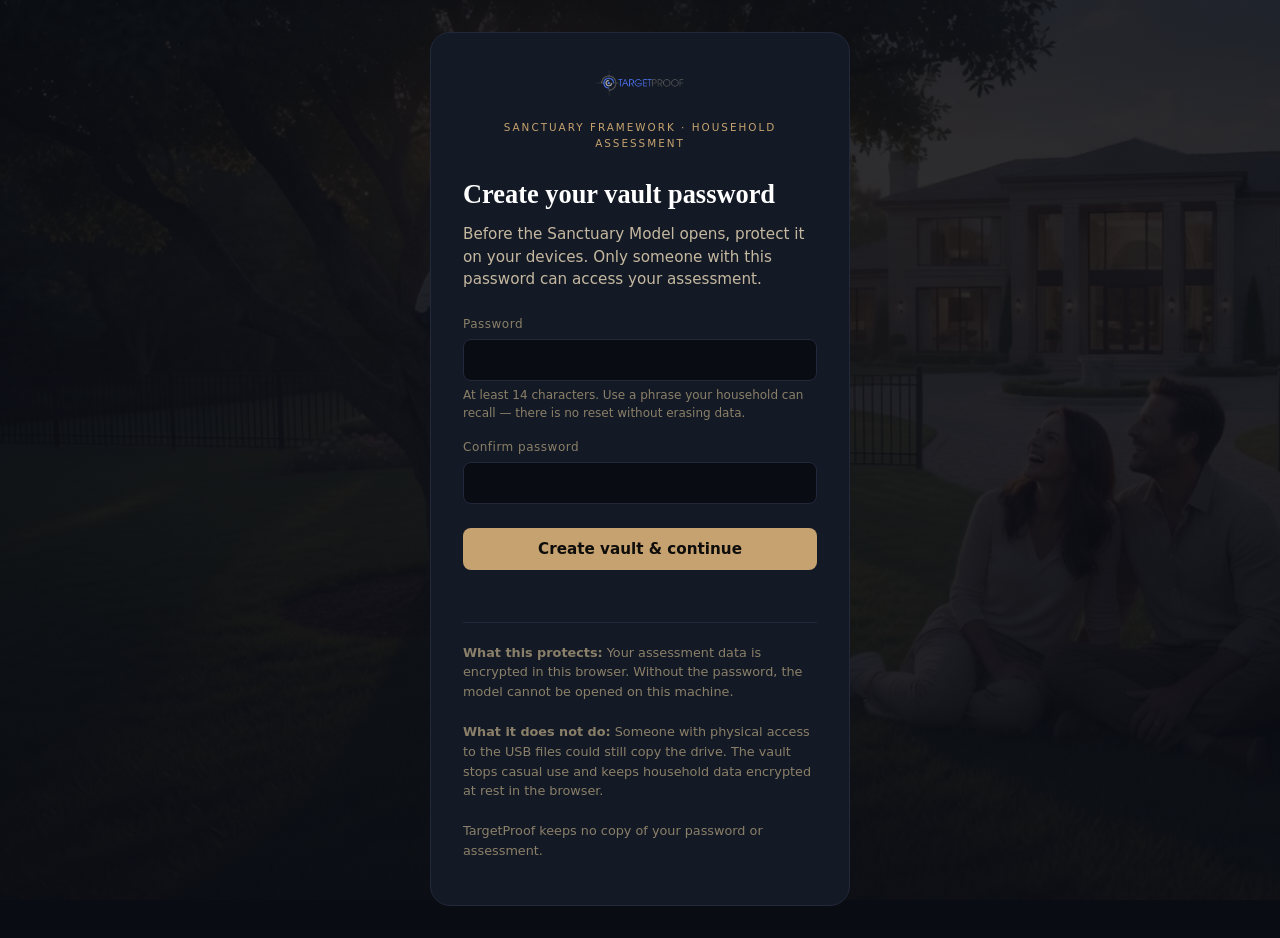
<file: index.html>
<!DOCTYPE html>
<html lang="en">
<head>
    <meta charset="UTF-8">
    <meta name="viewport" content="width=device-width, initial-scale=1.0">
    <meta http-equiv="Content-Security-Policy" content="default-src 'self'; script-src 'self' 'wasm-unsafe-eval'; style-src 'self' 'unsafe-inline'; img-src 'self'; font-src 'self'; connect-src 'self'; worker-src 'self' blob:; object-src 'none'; base-uri 'self'; form-action 'self'; frame-ancestors 'none'">
    <title>Sanctuary Model · TargetProof</title>
    <link rel="icon" href="assets/brand/favicon.ico">
    <script src="vault.js"></script>
    <script src="edition.js"></script>
    <script src="config.js"></script>
    <style>
        :root {
            --bg: #0a0c14;
            --card: #141a25;
            --card-hover: #1a2230;
            --border: #22283a;
            --gold: #c5a26f;
            --gold-hover: #d4b17d;
            --text: #e8e0d1;
            --muted: #8a7f68;
            --dim: #c5b8a0;
            --cream: #d4c9b3;
        }
        * { box-sizing: border-box; }
        html.redirecting body { visibility: hidden; }
        body {
            margin: 0;
            font-family: 'Segoe UI', system-ui, sans-serif;
            background-color: var(--bg);
            background-image: linear-gradient(rgba(10, 12, 20, 0.82), rgba(10, 12, 20, 0.92)), url('assets/brand/bg-family-play.jpg');
            background-size: cover;
            background-attachment: fixed;
            background-position: center;
            color: var(--text);
            line-height: 1.5;
            -webkit-font-smoothing: antialiased;
        }
        .serif { font-family: Georgia, 'Times New Roman', serif; letter-spacing: -0.02em; }
        .mono { font-family: Consolas, 'Courier New', monospace; font-size: 0.8rem; }
        .label { font-size: 0.65rem; letter-spacing: 2px; text-transform: uppercase; color: var(--gold); }
        .hidden { display: none !important; }

        .stat-sep { margin: 0 0.35rem; opacity: 0.5; }
        .gap-stat { color: #fca5a5; }

        main { max-width: 1200px; margin: 0 auto; padding: 6.75rem 1.5rem 3rem; }
        @media (max-width: 960px) { main { padding-top: 7.5rem; } }

        .hero { margin-bottom: 2rem; padding-bottom: 2rem; border-bottom: 1px solid var(--border); }
        .hero h1 { font-size: 2.25rem; font-weight: 600; color: white; margin: 0.5rem 0; }
        .hero p { color: var(--dim); max-width: 40rem; margin: 0; }

        .privacy-banner {
            background: #111622; border: 1px solid var(--border);
            border-left: 3px solid var(--gold);
            border-radius: 0.75rem; padding: 1rem 1.25rem; margin-bottom: 1.5rem;
            font-size: 0.9rem; color: var(--dim);
        }
        .handoff-banner {
            background: #0f1f17; border: 1px solid #166534;
            border-radius: 0.75rem; padding: 1rem 1.25rem; margin-bottom: 1.5rem;
            color: #86efac; font-size: 0.9rem;
        }

        .card {
            background: rgba(20, 26, 37, 0.88); border: 1px solid var(--border);
            border-radius: 1rem; padding: 1.25rem; margin-bottom: 1rem;
            box-shadow: 0 8px 32px rgba(0, 0, 0, 0.2);
        }
        .card-meta { font-size: 0.75rem; color: var(--muted); margin-bottom: 0.5rem; }
        .card-text { color: var(--dim); margin: 0 0 0.75rem; }
        .grid-2 { display: grid; grid-template-columns: 1fr 1fr; gap: 1rem; }
        @media (max-width: 768px) { .grid-2 { grid-template-columns: 1fr; } }

        label { display: block; margin-bottom: 0.35rem; }
        input[type="text"], input[type="date"], textarea {
            width: 100%; background: var(--bg); border: 1px solid var(--border);
            border-radius: 0.6rem; padding: 0.6rem 0.85rem; color: white; font: inherit;
        }
        textarea { resize: vertical; min-height: 4rem; }
        input:focus, textarea:focus { outline: 1px solid var(--gold); }

        .btn {
            display: inline-flex; align-items: center; gap: 0.4rem;
            padding: 0.55rem 1rem; border-radius: 0.6rem; font-size: 0.85rem;
            cursor: pointer; border: 1px solid var(--border); background: var(--card); color: var(--text);
        }
        .btn:hover { border-color: var(--gold); }
        .btn-primary { background: var(--gold); color: #0f0d0b; border-color: var(--gold); font-weight: 600; }
        .btn-primary:hover { background: var(--gold-hover); }
        .estate-label { display: inline-flex; align-items: center; gap: 0.5rem; font-size: 0.65rem; letter-spacing: 2.5px; text-transform: uppercase; color: var(--gold); }
        .estate-label::before { content: ''; width: 1px; height: 12px; background: var(--gold); }
        .hero-strap { max-width: 220px; height: auto; opacity: 0.85; margin-bottom: 1rem; }
        .btn-danger { border-color: #7f1d1d; color: #fca5a5; }
        .btn-row { display: flex; flex-wrap: wrap; gap: 0.5rem; margin-top: 1rem; }

        .checklist-layout { display: grid; grid-template-columns: 200px 1fr; gap: 1.5rem; }
        @media (max-width: 900px) { .checklist-layout { grid-template-columns: 1fr; } }
        .toc-sidebar { position: sticky; top: 5.5rem; align-self: start; }
        .toc-fn { margin-bottom: 0.75rem; font-size: 0.8rem; }
        .toc-fn-name { font-weight: 600; color: white; margin-bottom: 0.25rem; }
        .toc-fn ul { list-style: none; padding: 0; margin: 0; }
        .toc-fn a { color: var(--muted); text-decoration: none; display: block; padding: 0.15rem 0; }
        .toc-fn a:hover { color: var(--gold); }
        .toc-count { color: #4a5568; font-size: 0.7rem; }

        .fn-section { margin-bottom: 2.5rem; }
        .fn-label { font-size: 0.65rem; letter-spacing: 2px; color: var(--gold); text-transform: uppercase; }
        .section-title { font-size: 1.75rem; color: white; margin: 0.25rem 0 1.5rem; }
        .cat-header { display: flex; flex-wrap: wrap; align-items: baseline; gap: 0.5rem; margin-bottom: 0.5rem; }
        .cat-header h3 { margin: 0; color: white; font-size: 1.1rem; }
        .cat-count { font-size: 0.75rem; color: var(--muted); }
        .cat-desc { font-size: 0.85rem; color: var(--muted); margin: 0 0 1rem; }
        .control-row { padding: 1rem 0; border-top: 1px solid var(--border); }
        .control-row:first-child { border-top: none; }
        .control-meta { display: flex; flex-wrap: wrap; gap: 0.35rem; align-items: center; margin-bottom: 0.5rem; }
        .ctype { font-size: 0.7rem; color: #4a5568; }
        .pill { font-size: 0.6rem; letter-spacing: 0.5px; padding: 0.1rem 0.4rem; border-radius: 0.25rem; border: 1px solid; text-transform: uppercase; }
        .pill.dim { border: none; }
        .control-statement { color: white; margin-bottom: 0.5rem; }
        .control-service-hint { font-size: 0.75rem; color: var(--muted); margin-bottom: 0.5rem; }
        .control-service-hint .label { margin-right: 0.35rem; }
        .control-details { font-size: 0.8rem; color: var(--muted); margin-bottom: 0.5rem; }
        .control-details summary { cursor: pointer; color: var(--dim); }
        .details-body { margin-top: 0.5rem; padding-left: 0.75rem; border-left: 2px solid var(--border); }
        .status-btns { display: flex; flex-wrap: wrap; gap: 0.35rem; margin-bottom: 0.5rem; }
        .status-btn {
            padding: 0.3rem 0.65rem; font-size: 0.75rem;
            border: 1px solid var(--border); border-radius: 0.4rem;
            background: var(--bg); color: var(--dim); cursor: pointer;
        }
        .status-btn.selected-inplace { background: #22c55e33; border-color: #22c55e; color: #86efac; }
        .status-btn.selected-partial { background: #eab30833; border-color: #eab308; color: #fde047; }
        .status-btn.selected-gap { background: #ef444433; border-color: #ef4444; color: #fca5a5; }
        .status-btn.selected-na { background: #6b728033; border-color: #6b7280; color: #9ca3af; }
        .control-note { font-size: 0.85rem; }

        #search { width: 100%; max-width: 280px; margin-bottom: 1rem; }
        #save-indicator { font-size: 0.75rem; color: var(--muted); margin-top: 1rem; }

        footer {
            border-top: 1px solid var(--border); padding: 1.75rem 1.5rem;
            font-size: 0.75rem; color: var(--muted);
        }
        .footer-inner { max-width: 1200px; margin: 0 auto; display: flex; flex-direction: column; align-items: center; gap: 0.75rem; text-align: center; }
        .footer-tagline { display: inline-flex; align-items: center; gap: 0.5rem; color: var(--dim); }
        .footer-tagline img { width: 14px; height: 14px; opacity: 0.9; }
        .footer-meta { color: var(--muted); }
        #practitioner-panel {
            max-width: 480px; margin: 1rem auto 0; text-align: left;
            background: var(--card); border: 1px solid var(--border);
            border-radius: 0.75rem; padding: 1rem;
        }
        .rec-tally-banner { font-size: 1.1rem; color: var(--dim); }
        .rec-tally-num { font-size: 1.5rem; font-weight: 600; color: white; }
        .rec-card { margin-bottom: 1rem; }
        .rec-card-header { display: flex; justify-content: space-between; gap: 1rem; flex-wrap: wrap; margin-bottom: 1rem; }
        .rec-title { font-size: 1.15rem; color: white; margin: 0.25rem 0; }
        .rec-tagline { color: var(--muted); font-size: 0.9rem; margin: 0; }
        .rec-counts { text-align: right; font-size: 0.85rem; }
        .rec-gap-count { color: #fca5a5; display: block; font-weight: 600; }
        .rec-partial-count { color: #fde047; display: block; }
        .rec-gap-list { list-style: none; padding: 0; margin: 0 0 1rem; font-size: 0.85rem; color: var(--dim); }
        .rec-gap-list li { padding: 0.4rem 0; border-top: 1px solid var(--border); }
        .rec-more { color: var(--muted); font-style: italic; }
        a.btn { text-decoration: none; display: inline-flex; }
        a.btn:hover { color: inherit; }
        .rec-card a.btn-primary { color: #0f0d0b; }
        .rec-card a.btn-primary:hover { color: #0f0d0b; }

        .stat-grid { display: grid; grid-template-columns: repeat(auto-fit, minmax(140px, 1fr)); gap: 0.75rem; margin-bottom: 1.5rem; }
        .stat-card { background: var(--card); border: 1px solid var(--border); border-radius: 0.75rem; padding: 1rem; text-align: center; }
        .stat-card .stat-num { font-size: 1.75rem; font-weight: 600; color: white; line-height: 1.2; }
        .stat-card .stat-label { font-size: 0.7rem; color: var(--muted); text-transform: uppercase; letter-spacing: 1px; margin-top: 0.25rem; }
        .stat-card.accent-green .stat-num { color: #86efac; }
        .stat-card.accent-yellow .stat-num { color: #fde047; }
        .stat-card.accent-red .stat-num { color: #fca5a5; }
        .stat-card.accent-gold .stat-num { color: var(--gold); }

        .maturity-grid { display: grid; gap: 0.65rem; margin-bottom: 1.5rem; }
        .maturity-row { display: grid; grid-template-columns: 110px 1fr 48px; gap: 0.75rem; align-items: center; font-size: 0.85rem; }
        .maturity-track { height: 8px; background: var(--bg); border-radius: 4px; overflow: hidden; }
        .maturity-fill { height: 100%; background: linear-gradient(90deg, #22c55e, var(--gold)); border-radius: 4px; transition: width 0.3s; }
        .maturity-pct { color: var(--muted); font-size: 0.8rem; text-align: right; }

        .dim-bars { display: flex; gap: 1rem; flex-wrap: wrap; margin-bottom: 1.5rem; }
        .dim-bar-card { flex: 1; min-width: 140px; background: var(--card); border: 1px solid var(--border); border-radius: 0.75rem; padding: 0.85rem; }
        .dim-bar-title { font-size: 0.75rem; color: var(--muted); text-transform: uppercase; letter-spacing: 1px; margin-bottom: 0.5rem; }
        .dim-bar-counts { font-size: 0.85rem; color: var(--dim); }

        .field-hint { font-size: 0.8rem; color: var(--muted); align-self: center; }
        .summary-field-header { display: flex; justify-content: space-between; align-items: baseline; gap: 0.5rem; margin-bottom: 0.5rem; }
        .auto-badge { font-size: 0.65rem; color: var(--gold); letter-spacing: 1px; text-transform: uppercase; }
        .stale-banner { background: #1a1520; border: 1px solid #4a3f2a; border-radius: 0.75rem; padding: 0.85rem 1rem; margin-bottom: 1rem; font-size: 0.9rem; color: var(--dim); }

        .controls-toolbar { display: flex; flex-wrap: wrap; gap: 0.75rem; align-items: center; margin-bottom: 1rem; }
        .filter-chips { display: flex; flex-wrap: wrap; gap: 0.35rem; }
        .chip { padding: 0.3rem 0.7rem; font-size: 0.75rem; border: 1px solid var(--border); border-radius: 999px; background: var(--bg); color: var(--muted); cursor: pointer; }
        .chip.chip-active { border-color: var(--gold); color: white; background: var(--card); }
        .progress-wrap { flex: 1; min-width: 120px; max-width: 220px; }
        .progress-track { height: 6px; background: var(--bg); border-radius: 3px; overflow: hidden; }
        .progress-fill { height: 100%; background: var(--gold); border-radius: 3px; }
        .progress-label { font-size: 0.7rem; color: var(--muted); margin-top: 0.2rem; }

        .intake-section { margin-bottom: 2rem; }
        .intake-section-header { display: flex; justify-content: space-between; align-items: center; margin-bottom: 1rem; padding-bottom: 0.75rem; border-bottom: 1px solid var(--border); }
        .intake-section-title { font-size: 1.1rem; color: white; font-weight: 600; margin: 0; }
        .intake-progress { font-size: 0.75rem; color: var(--muted); }

        .repeatable-table { width: 100%; border-collapse: collapse; font-size: 0.85rem; margin-bottom: 0.75rem; }
        .repeatable-table th { text-align: left; font-size: 0.65rem; letter-spacing: 1px; text-transform: uppercase; color: var(--muted); padding: 0.4rem 0.5rem; border-bottom: 1px solid var(--border); }
        .repeatable-table td { padding: 0.35rem 0.5rem; vertical-align: top; }
        .repeatable-table input, .repeatable-table select, .repeatable-table textarea { font-size: 0.85rem; padding: 0.45rem 0.6rem; }
        .repeatable-table textarea { min-height: 2.5rem; }
        .row-remove { background: none; border: none; color: #fca5a5; cursor: pointer; font-size: 1rem; padding: 0.25rem; }
        .checklist-grid { display: grid; gap: 0.5rem; }
        .check-item { display: flex; align-items: flex-start; gap: 0.6rem; padding: 0.5rem 0; }
        .check-item input[type="checkbox"] { margin-top: 0.2rem; accent-color: var(--gold); }
        .check-item label { color: var(--dim); font-size: 0.9rem; cursor: pointer; }
        select { width: 100%; background: var(--bg); border: 1px solid var(--border); border-radius: 0.6rem; padding: 0.6rem 0.85rem; color: white; font: inherit; }
        select:focus { outline: 1px solid var(--gold); }

        .assistant-layout { display: grid; grid-template-columns: 1fr 280px; gap: 1.25rem; }
        @media (max-width: 900px) { .assistant-layout { grid-template-columns: 1fr; } }
        .chat-panel { display: flex; flex-direction: column; min-height: 420px; }
        .chat-messages {
            flex: 1; overflow-y: auto; max-height: 52vh; min-height: 280px;
            padding: 1rem; background: var(--bg); border: 1px solid var(--border);
            border-radius: 0.75rem; margin-bottom: 1rem;
        }
        .chat-bubble { max-width: 92%; padding: 0.85rem 1rem; border-radius: 0.75rem; margin-bottom: 0.75rem; font-size: 0.9rem; line-height: 1.55; }
        .chat-user { margin-left: auto; background: #1a2230; border: 1px solid var(--border); color: white; }
        .chat-assistant { background: var(--card); border: 1px solid var(--border); color: var(--dim); }
        .chat-form { display: flex; gap: 0.5rem; }
        .chat-form input { flex: 1; }
        .assistant-side .card { margin-bottom: 0.75rem; }
        .ctx-pills { display: flex; flex-wrap: wrap; gap: 0.35rem; }
        .ctx-pill { font-size: 0.7rem; padding: 0.25rem 0.55rem; border-radius: 999px; border: 1px solid var(--border); color: var(--muted); background: var(--bg); }
        .assistant-suggestions { display: flex; flex-wrap: wrap; gap: 0.35rem; margin-bottom: 1rem; }
        .llm-progress-wrap { margin-bottom: 0.75rem; }
        .llm-progress-wrap progress { width: 100%; height: 6px; accent-color: var(--gold); }
        .llm-progress-text { font-size: 0.75rem; color: var(--muted); margin-top: 0.35rem; }
        .loop-grid { display: grid; grid-template-columns: repeat(auto-fit, minmax(200px, 1fr)); gap: 0.75rem; margin-bottom: 1.25rem; }
        .loop-card { background: var(--bg); border: 1px solid var(--border); border-radius: 0.75rem; padding: 1rem; }
        .loop-card.active-phase { border-color: var(--gold); }
        .loop-card--clickable { cursor: pointer; transition: border-color 0.2s, transform 0.2s; }
        .loop-card--clickable:hover { border-color: var(--gold); transform: translateY(-2px); }
        .loop-card--clickable:focus-visible { outline: 2px solid var(--gold); outline-offset: 2px; }
        .loop-q { font-size: 0.65rem; letter-spacing: 0.08em; text-transform: uppercase; color: var(--gold); margin-bottom: 0.35rem; }
        .loop-title { font-size: 0.95rem; color: white; margin-bottom: 0.35rem; }
        .loop-desc { font-size: 0.8rem; color: var(--muted); margin: 0; }
        .nist-grid { display: grid; grid-template-columns: repeat(auto-fit, minmax(240px, 1fr)); gap: 0.75rem; }
        .nist-card { background: var(--bg); border: 1px solid var(--border); border-radius: 0.65rem; padding: 0.85rem; }
        .nist-code { font-family: var(--mono); color: var(--gold); font-size: 0.75rem; }
        .spectrum-filters { display: flex; flex-wrap: wrap; gap: 0.35rem; margin-bottom: 1rem; }
        .spectrum-card { margin-bottom: 0.75rem; }
        .spectrum-card.relevant { border-color: var(--gold); }
        .spectrum-meta { display: flex; flex-wrap: wrap; gap: 0.35rem; margin: 0.5rem 0; }
        .spectrum-tag { font-size: 0.65rem; padding: 0.2rem 0.5rem; border-radius: 999px; border: 1px solid var(--border); color: var(--muted); }
        .spectrum-tag.match { border-color: var(--gold); color: var(--gold); }
        .spectrum-controls { font-size: 0.8rem; color: var(--dim); margin-top: 0.5rem; }
        .review-scale { display: flex; flex-wrap: wrap; gap: 0.5rem; margin: 0.5rem 0 1rem; }
        .review-scale label { display: flex; align-items: center; gap: 0.35rem; font-size: 0.85rem; color: var(--dim); cursor: pointer; }

        @media print {
            .portal-header, nav, footer, .no-print, .toc-sidebar, .status-btns, .control-details, #search { display: none !important; }
            body { background: white; color: #111; }
            .card { border-color: #ddd; background: white; }
            .section-title, .control-statement, #page-title { color: #111 !important; }
            main { padding-top: 1rem; }
            .category-block { break-inside: avoid; }
        }
    </style>
    <link rel="stylesheet" href="assets/shell.css">
</head>
<body>

<header class="portal-header no-print">
    <div class="header-inner">
        <div class="brand-lockup">
            <img src="assets/brand/TP_Main_light_LRG.png" alt="TargetProof">
            <span class="brand-wordmark">Family <em>Threat Model</em></span>
        </div>
        <nav class="portal-nav" aria-label="Model sections">
            <button class="nav-link nav-active" data-nav="setup" type="button">
                <svg class="nav-icon" viewBox="0 0 16 16" fill="none" stroke="currentColor" stroke-width="1.25"><path d="M2 6.5L8 2l6 4.5V14H2V6.5z"/></svg>
                Overview
            </button>
            <div class="nav-group" data-nav-group="assess">
                <button class="nav-link nav-group-btn" type="button" aria-expanded="false" aria-haspopup="true">
                    <svg class="nav-icon" viewBox="0 0 16 16" fill="none" stroke="currentColor" stroke-width="1.25"><circle cx="8" cy="8" r="5.5"/><path d="M8 5v3l2 1.5"/></svg>
                    Assess
                </button>
                <div class="nav-menu" role="menu">
                    <button type="button" data-nav="intake" role="menuitem">Intake</button>
                    <button type="button" data-nav="spectrum" role="menuitem">Spectrum</button>
                </div>
            </div>
            <div class="nav-group" data-nav-group="score">
                <button class="nav-link nav-group-btn" type="button" aria-expanded="false" aria-haspopup="true">
                    <svg class="nav-icon" viewBox="0 0 16 16" fill="none" stroke="currentColor" stroke-width="1.25"><path d="M3 12V8M8 12V4M13 12v-6"/></svg>
                    Score
                </button>
                <div class="nav-menu" role="menu">
                    <button type="button" data-nav="checklist" role="menuitem">Controls</button>
                    <button type="button" data-nav="recommendations" role="menuitem">Recommendations</button>
                </div>
            </div>
            <div class="nav-group" data-nav-group="deliver">
                <button class="nav-link nav-group-btn" type="button" aria-expanded="false" aria-haspopup="true">
                    <svg class="nav-icon" viewBox="0 0 16 16" fill="none" stroke="currentColor" stroke-width="1.25"><path d="M2 4h12v8H2z"/><path d="M5 8h6"/></svg>
                    Deliver
                </button>
                <div class="nav-menu" role="menu">
                    <button type="button" data-nav="summary" role="menuitem">Summary</button>
                    <button type="button" data-nav="review" role="menuitem">Review</button>
                </div>
            </div>
            <div class="nav-group" data-nav-group="tools">
                <button class="nav-link nav-group-btn" type="button" aria-expanded="false" aria-haspopup="true">
                    <svg class="nav-icon" viewBox="0 0 16 16" fill="none" stroke="currentColor" stroke-width="1.25"><circle cx="8" cy="8" r="2"/><path d="M8 2v2M8 12v2M2 8h2M12 8h2"/></svg>
                    Tools
                </button>
                <div class="nav-menu" role="menu">
                    <button type="button" data-nav="assistant" role="menuitem">Assistant</button>
                    <button type="button" data-nav="data" role="menuitem">Your Data</button>
                </div>
            </div>
        </nav>
        <div class="header-meta">
            <span class="nav-client-chip is-placeholder" id="nav-household">Add household name</span>
            <div id="header-stats"></div>
        </div>
    </div>
</header>

<main>
    <!-- SETUP -->
    <section data-view="setup">
        <div class="hero">
            <div class="estate-label">Sanctuary Framework · Household assessment</div>
            <h1 class="serif" id="page-title">Your Sanctuary Model</h1>
            <p>One complete picture of your household's protection posture — across people, institutions, and lifestyle. You keep a private, living model on your own systems. TargetProof keeps no copy of your assessment.</p>
        </div>
        <div class="label" style="margin-bottom:0.35rem">The Sanctuary Loop</div>
        <p style="color:var(--dim);font-size:0.9rem;margin:0 0 1rem;max-width:42rem">Four questions. One integrated picture — from household context through scored controls to a plan you can actually execute.</p>
        <div id="setup-loop" class="loop-grid no-print"></div>

        <div class="privacy-banner">
            <strong>Your data stays yours.</strong> The Sanctuary Model runs entirely on your devices. Assessment data is encrypted in this browser — TargetProof keeps no copy and nothing syncs to the cloud.
            Remediation links on the Recommendations tab open targetproof.com only when you choose to follow them. Export encrypted backups to a location you control.
        </div>

        <div class="card">
            <div class="label" style="margin-bottom:1rem">Household Profile</div>
            <div class="grid-2">
                <div>
                    <label class="label">Family / Household Name</label>
                    <input type="text" id="client-name" placeholder="Your household">
                </div>
                <div>
                    <label class="label">Properties in Scope</label>
                    <input type="text" id="properties" placeholder="Primary residence, secondary…">
                </div>
                <div>
                    <label class="label">Internal Owner</label>
                    <input type="text" id="internal-owner" placeholder="Family office lead or estate manager">
                </div>
                <div>
                    <label class="label">Last Updated</label>
                    <input type="date" id="handoff-date" title="Date this model was last reviewed">
                </div>
            </div>
            <p style="font-size:0.8rem;color:var(--muted);margin:1rem 0 0">Your family office or designated owner keeps this model current. All fields save automatically.</p>
        </div>
    </section>

    <!-- INTAKE -->
    <section data-view="intake" class="hidden">
        <div class="hero">
            <div class="estate-label">Sanctuary Loop · Intake</div>
            <h1 class="serif">What Are We Protecting?</h1>
            <p>Structured intake: properties, participants, advisors, travel, incidents, and goals. Business context before controls — scoped to your household, not a generic checklist.</p>
        </div>
        <div id="intake-list"></div>
    </section>

    <!-- SPECTRUM -->
    <section data-view="spectrum" class="hidden">
        <div class="hero">
            <div class="estate-label">Sanctuary Loop · Threat Spectrum</div>
            <h1 class="serif">What Can Go Wrong?</h1>
            <p>156 controls scored across Govern → Recover (NIST CSF 2.0), plus documented targeting patterns and regulator-aligned fraud warnings — mapped to your intake.</p>
        </div>
        <div id="spectrum-loop" class="loop-grid no-print"></div>
        <div class="card">
            <div class="label" style="margin-bottom:0.75rem">NIST Cybersecurity Framework 2.0</div>
            <p style="font-size:0.85rem;color:var(--dim);margin:0 0 1rem">Govern, Identify, Protect, Detect, Respond, Recover — translated for estates and family offices, not enterprise software alone.</p>
            <div id="nist-grid" class="nist-grid"></div>
        </div>
        <div class="card" style="margin-top:1rem">
            <div class="label" style="margin-bottom:0.5rem">Regulator &amp; consumer warnings (FTC-aligned)</div>
            <p style="font-size:0.85rem;color:var(--muted);margin:0 0 1rem">Themes from FTC public guidance on impersonation, wire fraud, crypto scams, SIM swap, and data-broker exposure — adapted for family-office context.</p>
            <div id="ftc-list"></div>
        </div>
        <div class="card" style="margin-top:1rem">
            <div class="label" style="margin-bottom:0.5rem">Documented targeting patterns</div>
            <p style="font-size:0.85rem;color:var(--muted);margin:0 0 1rem">Synthesized from public reporting and prosecutions — not copied from any single framework. Mark patterns relevant to your household.</p>
            <div class="spectrum-filters no-print" id="spectrum-filters">
                <button type="button" class="chip chip-active" data-spectrum-filter="all">All</button>
                <button type="button" class="chip" data-spectrum-filter="matched">Matches intake</button>
                <button type="button" class="chip" data-spectrum-filter="marked">Marked relevant</button>
            </div>
            <div id="whale-list"></div>
        </div>
    </section>

    <!-- CHECKLIST -->
    <section data-view="checklist" class="hidden">
        <div class="hero">
            <div class="estate-label">Sanctuary Framework · 156 Controls</div>
            <h1 class="serif">Controls Checklist</h1>
            <p>Mark each control: <span style="color:#86efac">In Place</span> · <span style="color:#fde047">Partial</span> · <span style="color:#fca5a5">Gap</span> · <span style="color:#9ca3af">N/A</span></p>
        </div>
        <div class="controls-toolbar no-print">
            <div class="filter-chips" id="control-filters">
                <button type="button" class="chip chip-active" data-filter="all">All</button>
                <button type="button" class="chip" data-filter="gap">Gaps</button>
                <button type="button" class="chip" data-filter="partial">Partial</button>
                <button type="button" class="chip" data-filter="unscored">Unscored</button>
                <button type="button" class="chip" data-filter="inplace">In Place</button>
            </div>
            <div class="progress-wrap">
                <div class="progress-track"><div class="progress-fill" id="control-progress" style="width:0%"></div></div>
                <div class="progress-label" id="control-progress-label">0% scored</div>
            </div>
            <button type="button" class="btn" id="btn-next-unscored">Next unscored →</button>
        </div>
        <input type="search" id="search" class="no-print" placeholder="Search controls…">
        <div class="checklist-layout">
            <aside class="toc-sidebar no-print">
                <div class="label" style="margin-bottom:0.75rem">Categories</div>
                <div id="toc"></div>
            </aside>
            <div id="catalog"></div>
        </div>
    </section>

    <!-- RECOMMENDATIONS -->
    <section data-view="recommendations" class="hidden">
        <div class="hero">
            <div class="estate-label">Sanctuary · Remediation</div>
            <h1 class="serif">Every Gap Has a Path Forward</h1>
            <p>Gaps tallied and prioritized, linked to Sanctuary remediation services when you are ready to act. Your model stays private — links open the website only when you choose.</p>
        </div>
        <div id="rec-summary" style="margin-bottom:1.5rem"></div>
        <div id="recommendations-list"></div>
    </section>

    <!-- SUMMARY -->
    <section data-view="summary" class="hidden">
        <div class="hero">
            <div class="estate-label">Sanctuary Loop · Roadmap</div>
            <h1 class="serif">What Will We Do About It?</h1>
            <p>Live maturity dashboard, gap tally, and risk-ordered findings. Generate a draft report and 30 / 90 / 180-day roadmap, then refine each section.</p>
        </div>
        <div id="summary-stale-banner" class="stale-banner hidden no-print"></div>
        <div id="summary-dashboard"></div>
        <div class="btn-row no-print" style="margin-bottom:1.5rem">
            <button type="button" class="btn btn-primary" id="btn-generate-summary">Generate Report from Controls</button>
            <span id="summary-generated-label" class="field-hint"></span>
        </div>
        <div class="grid-2">
            <div class="card">
                <div class="summary-field-header">
                    <label class="label">Critical Gaps (risk-ordered)</label>
                    <span class="auto-badge" data-field-badge="criticalGaps"></span>
                </div>
                <textarea id="critical-gaps" rows="7" placeholder="Generated from gap controls, or write your own…"></textarea>
            </div>
            <div class="card">
                <div class="summary-field-header">
                    <label class="label">Threat Context & Adversary Profile</label>
                    <span class="auto-badge" data-field-badge="threatContext"></span>
                </div>
                <textarea id="threat-context" rows="7" placeholder="Draws from intake history, travel, and visibility…"></textarea>
            </div>
            <div class="card">
                <div class="summary-field-header">
                    <label class="label">People Dimension</label>
                    <span class="auto-badge" data-field-badge="people"></span>
                </div>
                <textarea id="summary-people" rows="6" placeholder="Gaps and partials tagged People…"></textarea>
            </div>
            <div class="card">
                <div class="summary-field-header">
                    <label class="label">Institutions Dimension</label>
                    <span class="auto-badge" data-field-badge="institutions"></span>
                </div>
                <textarea id="summary-institutions" rows="6" placeholder="Gaps and partials tagged Institutions…"></textarea>
            </div>
        </div>
        <div class="card" style="margin-top:1rem">
            <div class="summary-field-header">
                <label class="label">Lifestyle Dimension</label>
                <span class="auto-badge" data-field-badge="lifestyle"></span>
            </div>
            <textarea id="summary-lifestyle" rows="5" placeholder="Gaps and partials tagged Lifestyle…"></textarea>
        </div>
        <div class="label" style="margin:1.5rem 0 0.75rem">Remediation Roadmap</div>
        <div class="grid-2">
            <div class="card">
                <div class="summary-field-header">
                    <label class="label">30 Days — Immediate</label>
                    <span class="auto-badge" data-field-badge="roadmap30"></span>
                </div>
                <textarea id="roadmap-30" rows="5" placeholder="Protect & Detect gaps requiring urgent action…"></textarea>
            </div>
            <div class="card">
                <div class="summary-field-header">
                    <label class="label">90 Days — Foundation</label>
                    <span class="auto-badge" data-field-badge="roadmap90"></span>
                </div>
                <textarea id="roadmap-90" rows="5" placeholder="Govern & Identify gaps to close next…"></textarea>
            </div>
        </div>
        <div class="card" style="margin-top:1rem">
            <div class="summary-field-header">
                <label class="label">180 Days — Resilience</label>
                <span class="auto-badge" data-field-badge="roadmap180"></span>
            </div>
            <textarea id="roadmap-180" rows="5" placeholder="Respond & Recover gaps for long-term resilience…"></textarea>
        </div>
    </section>

    <!-- REVIEW -->
    <section data-view="review" class="hidden">
        <div class="hero">
            <div class="estate-label">Sanctuary Loop · Review</div>
            <h1 class="serif">Did We Do a Good Enough Job?</h1>
            <p>Built-in review: effectiveness, explicit residual-risk acceptance, and what to improve next cycle. The framework sharpens over time — without the deliverable growing heavier.</p>
        </div>
        <div id="review-loop" class="loop-grid no-print"></div>
        <div id="review-dashboard" class="stat-grid" style="margin-bottom:1rem"></div>
        <div class="grid-2">
            <div class="card">
                <label class="label">Was this assessment effective for your household?</label>
                <div class="review-scale" id="review-effectiveness">
                    <label><input type="radio" name="review-eff" value="strong"> Strong — clear priorities emerged</label>
                    <label><input type="radio" name="review-eff" value="adequate"> Adequate — useful with gaps in process</label>
                    <label><input type="radio" name="review-eff" value="weak"> Weak — needs a different approach</label>
                </div>
                <label class="label">Would you run this assessment again next year?</label>
                <div class="review-scale" id="review-repeat">
                    <label><input type="radio" name="review-repeat" value="yes"> Yes</label>
                    <label><input type="radio" name="review-repeat" value="maybe"> Maybe — after improvements</label>
                    <label><input type="radio" name="review-repeat" value="no"> No</label>
                </div>
                <label class="label">Would you recommend this process to a peer family or advisor?</label>
                <div class="review-scale" id="review-recommend">
                    <label><input type="radio" name="review-rec" value="yes"> Yes</label>
                    <label><input type="radio" name="review-rec" value="qualified"> Yes, with caveats</label>
                    <label><input type="radio" name="review-rec" value="no"> No</label>
                </div>
            </div>
            <div class="card">
                <label class="label" for="review-residual">Residual risk explicitly accepted</label>
                <p style="font-size:0.8rem;color:var(--muted);margin:0 0 0.5rem">Gaps knowingly tolerated by principals — with owner and rationale (risk-centric acceptance, not neglect).</p>
                <textarea id="review-residual" rows="6" placeholder="e.g. GV.RM-07 — secondary property camera coverage accepted until renovation…"></textarea>
                <label class="label" for="review-improvements" style="margin-top:1rem">What should improve next cycle?</label>
                <textarea id="review-improvements" rows="6" placeholder="Process, intake depth, staff participation, control scoring discipline…"></textarea>
            </div>
        </div>
        <p id="review-timestamp" style="font-size:0.8rem;color:var(--muted);margin-top:1rem"></p>
    </section>

    <!-- ASSISTANT -->
    <section data-view="assistant" class="hidden">
        <div class="hero">
            <div class="estate-label">Sanctuary · Assistant</div>
            <h1 class="serif">Model Assistant</h1>
            <p>Structured answers from your scored model — no language model, no external AI, no cloud.</p>
        </div>
        <div class="privacy-banner">
            <strong>Guided assistant — no AI.</strong> The assistant reads your intake, control scores, and summary using structured, rule-based analysis.
            No language model, no inference engine, no external services. Conversation history is stored with your model on this computer.
        </div>
        <div class="assistant-layout">
            <div class="chat-panel">
                <div id="assistant-suggestions" class="assistant-suggestions no-print"></div>
                <div id="assistant-messages" class="chat-messages"></div>
                <form id="assistant-form" class="chat-form no-print">
                    <input type="text" id="assistant-input" placeholder="Ask about gaps, priorities, staff, travel, remediation…" autocomplete="off">
                    <button type="submit" class="btn btn-primary">Ask</button>
                </form>
            </div>
            <aside class="assistant-side no-print">
                <div class="card">
                    <div class="label" style="margin-bottom:0.5rem">Assistant mode</div>
                    <p style="font-size:0.85rem;color:var(--dim);margin:0"><strong>Guided only</strong> — structured answers from your model data. No language model, no cloud.</p>
                </div>
                <div class="card">
                    <div class="label" style="margin-bottom:0.5rem">Model context</div>
                    <div id="assistant-context" class="ctx-pills"></div>
                    <p style="font-size:0.8rem;color:var(--muted);margin:0.75rem 0 0">Updates as you score controls and complete intake.</p>
                </div>
                <div class="card">
                    <div class="label" style="margin-bottom:0.5rem">Try asking</div>
                    <p style="font-size:0.85rem;color:var(--dim);margin:0">What should we fix first? What are our biggest gaps? How exposed are we on travel? What relates to staff access?</p>
                </div>
                <button type="button" class="btn btn-danger" id="assistant-clear" style="width:100%">Clear conversation</button>
            </aside>
        </div>
    </section>

    <!-- DATA -->
    <section data-view="data" class="hidden">
        <div class="hero">
            <div class="estate-label">Sanctuary · Your Data</div>
            <h1 class="serif">Your Data</h1>
            <p>Export, back up, and restore your Sanctuary Model. You own every file.</p>
        </div>

        <div class="card">
            <div class="label">Export</div>
            <p style="color:var(--dim);font-size:0.9rem">Download a backup to your secure storage or family office drive. Encrypted exports (.sanctuary.json) are recommended.</p>
            <div class="btn-row">
                <button class="btn btn-primary" id="btn-export">Download Backup</button>
                <button class="btn" id="btn-print">Print / Save as PDF</button>
            </div>
        </div>

        <div class="card">
            <div class="label">Import</div>
            <p style="color:var(--dim);font-size:0.9rem">Restore from a previous backup on this or another machine running the same app.</p>
            <div class="btn-row">
                <label class="btn" style="cursor:pointer">
                    Restore from Backup
                    <input type="file" id="import-file" accept=".json,.sanctuary.json,application/json" style="display:none">
                </label>
            </div>
        </div>

        <div class="card">
            <div class="label">Vault</div>
            <p style="color:var(--dim);font-size:0.9rem;margin:0 0 1rem">
                Your assessment is encrypted with the vault password you created. Lock when you step away —
                the password is required again on this browser. TargetProof cannot recover a lost password.
            </p>
            <button type="button" class="btn" id="btn-lock-vault">Lock model</button>
        </div>

        <div class="card">
            <div class="label">Storage</div>
            <p style="color:var(--dim);font-size:0.9rem;margin:0">
                Data is stored in this browser's local storage on this computer only.
                Clearing browser data will erase it - keep regular exports.
            </p>
            <div id="save-indicator"></div>
        </div>
    </section>
</main>

<footer class="no-print">
    <div class="footer-inner">
        <div class="footer-tagline">
            <img src="assets/brand/tp-icon-dk.png" alt="">
            Discretion is not a feature. It is the foundation.
        </div>
        <div class="footer-meta">Sanctuary Model · v1.5 · Standard Edition</div>
    </div>
</footer>

<script src="framework.js"></script>
<script src="catalog.js"></script>
<script src="services.js"></script>
<script src="assistant.js"></script>
<script src="app.js"></script>
</body>
</html>
</file>
<file: assets/shell.css>
/* TargetProof — portal header & navigation */

:root {
    --navy-deep: #060810;
    --gold: #c9a962;
    --gold-soft: rgba(201, 169, 98, 0.35);
    --cream: #e8dfd0;
    --muted: #8a8278;
    --shadow-soft: 0 12px 40px rgba(0, 0, 0, 0.28);
}

/* ── Portal header ── */
.portal-header {
    position: fixed;
    top: 0;
    left: 0;
    right: 0;
    z-index: 50;
    background: rgba(6, 8, 16, 0.82);
    border-bottom: 1px solid rgba(201, 169, 98, 0.12);
    backdrop-filter: blur(20px) saturate(1.2);
    box-shadow: 0 1px 0 rgba(255, 255, 255, 0.03), var(--shadow-soft);
}

.header-inner {
    max-width: 1280px;
    margin: 0 auto;
    padding: 0 1.75rem;
    height: 4.25rem;
    display: flex;
    align-items: center;
    gap: 2rem;
}

.brand-lockup {
    display: flex;
    align-items: center;
    gap: 0.9rem;
    flex-shrink: 0;
}

.brand-lockup img {
    height: 2.125rem;
    width: auto;
}

.brand-wordmark {
    font-family: Georgia, 'Times New Roman', serif;
    font-size: 1.05rem;
    font-weight: 600;
    color: #fff;
    letter-spacing: -0.02em;
    white-space: nowrap;
    line-height: 1.2;
}

.brand-wordmark em {
    font-style: normal;
    color: var(--gold);
    font-weight: 500;
}

.portal-nav {
    display: flex;
    align-items: center;
    gap: 0.15rem;
    flex: 1;
    justify-content: center;
    min-width: 0;
}

.nav-link {
    display: inline-flex;
    align-items: center;
    gap: 0.4rem;
    padding: 0.5rem 0.85rem;
    border: none;
    border-radius: 0.5rem;
    background: transparent;
    color: var(--muted);
    font-size: 0.8125rem;
    font-weight: 500;
    letter-spacing: 0.02em;
    cursor: pointer;
    white-space: nowrap;
    transition: color 0.2s, background 0.2s;
    font-family: inherit;
}

.nav-link:hover {
    color: var(--cream);
    background: rgba(255, 255, 255, 0.04);
}

.nav-link.nav-active,
.nav-group.has-active > .nav-group-btn {
    color: var(--cream);
    background: rgba(20, 26, 38, 0.85);
    box-shadow: inset 0 0 0 1px rgba(201, 169, 98, 0.22);
}

.nav-icon {
    width: 1rem;
    height: 1rem;
    opacity: 0.7;
}

.nav-link.nav-active .nav-icon,
.nav-group.has-active .nav-icon {
    opacity: 1;
    color: var(--gold);
}

.nav-group {
    position: relative;
}

.nav-group-btn::after {
    content: '';
    width: 0;
    height: 0;
    margin-left: 0.15rem;
    border-left: 4px solid transparent;
    border-right: 4px solid transparent;
    border-top: 4px solid currentColor;
    opacity: 0.5;
}

.nav-menu {
    position: absolute;
    top: calc(100% + 0.35rem);
    left: 50%;
    transform: translateX(-50%) translateY(4px);
    min-width: 11rem;
    padding: 0.4rem;
    background: rgba(12, 16, 25, 0.98);
    border: 1px solid rgba(201, 169, 98, 0.15);
    border-radius: 0.65rem;
    box-shadow: var(--shadow-soft);
    opacity: 0;
    visibility: hidden;
    pointer-events: none;
    transition: opacity 0.18s, transform 0.18s, visibility 0.18s;
    z-index: 60;
}

.nav-group.is-open .nav-menu,
.nav-group:hover .nav-menu {
    opacity: 1;
    visibility: visible;
    pointer-events: auto;
    transform: translateX(-50%) translateY(0);
}

.nav-menu button {
    display: block;
    width: 100%;
    text-align: left;
    padding: 0.55rem 0.75rem;
    border: none;
    border-radius: 0.4rem;
    background: transparent;
    color: var(--muted);
    font-size: 0.8rem;
    cursor: pointer;
    font-family: inherit;
    transition: background 0.15s, color 0.15s;
}

.nav-menu button:hover {
    background: rgba(255, 255, 255, 0.05);
    color: var(--cream);
}

.nav-menu button.nav-active {
    color: var(--gold);
    background: rgba(201, 169, 98, 0.08);
}

.header-meta {
    display: flex;
    align-items: center;
    gap: 1rem;
    flex-shrink: 0;
}

.nav-client-chip {
    font-size: 0.72rem;
    font-weight: 500;
    padding: 0.4rem 0.9rem;
    border-radius: 999px;
    border: 1px solid rgba(201, 169, 98, 0.22);
    background: rgba(20, 26, 38, 0.5);
    color: var(--cream);
    max-width: 160px;
    overflow: hidden;
    text-overflow: ellipsis;
    white-space: nowrap;
}

.nav-client-chip.is-placeholder {
    color: var(--muted);
    font-weight: 400;
    border-style: dashed;
    border-color: rgba(255, 255, 255, 0.12);
    background: transparent;
}

#header-stats {
    font-size: 0.7rem;
    color: var(--muted);
    padding-left: 1rem;
    border-left: 1px solid rgba(255, 255, 255, 0.08);
}

/* ── Responsive nav ── */
@media (max-width: 960px) {
    .header-inner {
        flex-wrap: wrap;
        height: auto;
        padding: 0.75rem 1.25rem 0.5rem;
        gap: 0.75rem;
    }

    .portal-nav {
        order: 3;
        width: 100%;
        justify-content: flex-start;
        overflow-x: auto;
        padding-bottom: 0.35rem;
        -webkit-overflow-scrolling: touch;
    }

    #header-stats {
        display: none;
    }
}
</file>
